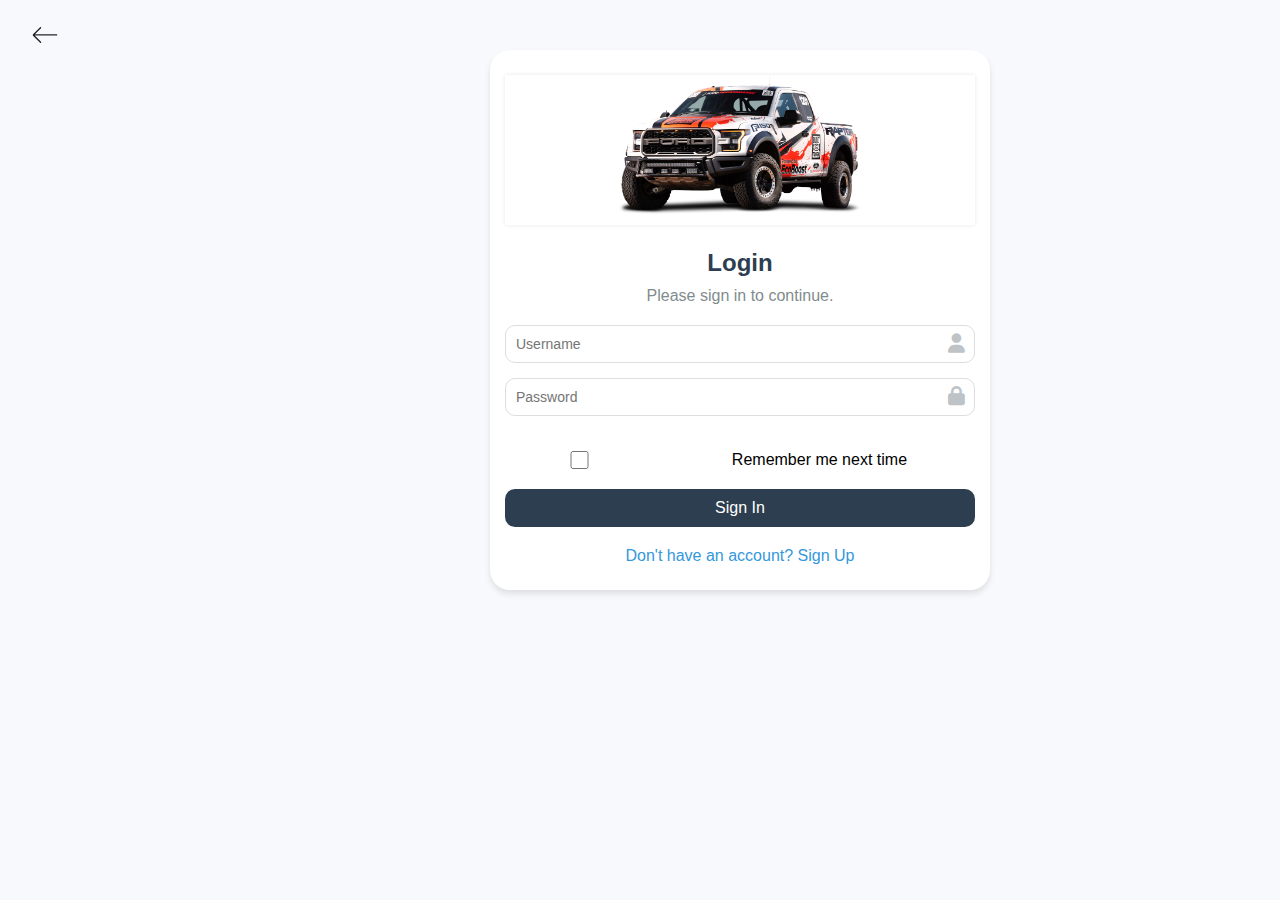
<file: account.html>
<!DOCTYPE html>
<html lang="en">
<head>
    <meta charset="UTF-8">
    <meta name="viewport" content="width=device-width, initial-scale=1.0">
    <title>prremuim car</title>
<link rel="stylesheet" href="./style.css">
<link rel="stylesheet" href="./fontawesome-free-6.5.2-web/css/all.min.css">
<link rel="stylesheet" href="./fontawesome-free-6.5.2-web/js/all.min.js">



</head>

<style>

@media screen and (min-width: 968px){


.card-signin{
width: 500px;


}

.card-signin img {
            width: 100%;
         box-shadow: 0 0 4px rgba(0, 0, 0, 0.1);
         object-fit: contain;
        }





}

</style>

<body>

    <div class="signin-con">
       <!-- previous btn -->
       <a href="./index.html"  class="previous_btn"  >

        <svg
        viewBox="0 -6.5 36 36"
        version="1.1"
        xmlns="http://www.w3.org/2000/svg"
        xmlns:xlink="http://www.w3.org/1999/xlink"
        fill="#000000"
      >
        <g id="SVGRepo_bgCarrier" stroke-width="0"></g>
        <g
          id="SVGRepo_tracerCarrier"
          stroke-linecap="round"
          stroke-linejoin="round"
        ></g>
        <g id="SVGRepo_iconCarrier">
          <title>left-arrow</title>
          <desc>Created with Sketch.</desc>
          <g
            id="icons"
            stroke="none"
            stroke-width="1"
            fill="none"
            fill-rule="evenodd"
          >
            <g
              id="ui-gambling-website-lined-icnos-casinoshunter"
              transform="translate(-342.000000, -159.000000)"
              fill="#252528"
              fill-rule="nonzero"
            >
              <g
                id="square-filled"
                transform="translate(50.000000, 120.000000)"
              >
                <path
                  d="M317.108012,39.2902857 L327.649804,49.7417043 L327.708994,49.7959169 C327.889141,49.9745543 327.986143,50.2044182 328,50.4382227 L328,50.5617773 C327.986143,50.7955818 327.889141,51.0254457 327.708994,51.2040831 L327.6571,51.2479803 L317.108012,61.7097143 C316.717694,62.0967619 316.084865,62.0967619 315.694547,61.7097143 C315.30423,61.3226668 315.30423,60.6951387 315.694547,60.3080911 L324.702666,51.3738496 L292.99947,51.3746291 C292.447478,51.3746291 292,50.9308997 292,50.3835318 C292,49.8361639 292.447478,49.3924345 292.99947,49.3924345 L324.46779,49.3916551 L315.694547,40.6919089 C315.30423,40.3048613 315.30423,39.6773332 315.694547,39.2902857 C316.084865,38.9032381 316.717694,38.9032381 317.108012,39.2902857 Z M327.115357,50.382693 L316.401279,61.0089027 L327.002151,50.5002046 L327.002252,50.4963719 L326.943142,50.442585 L326.882737,50.382693 L327.115357,50.382693 Z"
                  id="left-arrow"
                  transform="translate(310.000000, 50.500000) scale(-1, 1) translate(-310.000000, -50.500000) "
                ></path>
              </g>
            </g>
          </g>
        </g>
      </svg>
    
    </a>

        <div class="contain_signin">
            <div class="card-signin" id="login-card">
                <img alt="Illustration of a person using a mobile device with security icons" height="150" src="/img/Ford-4.png" width="300"/>
                <h2>Login</h2>
                <p>Please sign in to continue.</p>
                <form id="login-form">
                    <div class="input-group">
                        <input id="login-username" placeholder="Username" type="text"/>
                        <i class="fas fa-user"></i>
                    </div>
                    <div class="input-group">
                        <input id="login-password" placeholder="Password" type="password"/>
                        <i class="fas fa-lock toggle-password" onclick="togglePassword('login-password')"></i>
                    </div>
                    <div class="checkbox-group">
                        <input id="remember-me-login" type="checkbox"/>
                        <label for="remember-me-login">Remember me next time</label>
                    </div>
                    <button class="btn" type="submit">Sign In</button>
                </form>
                <a class="link" href="#" onclick="showRegister()">Don't have an account? Sign Up</a>
            </div>
            <div class="card-signin hidden" id="register-card">
                <!-- <img alt="Illustration of a person registering on a mobile device" height="150" src="https://storage.googleapis.com/a1aa/image/9CNYVtLAbx4JL9fcGw6CFlZEfhofiEe2oTlNtzB36uYWtrhQB.jpg" width="300"/> -->
                <h2>Register</h2>
                <p>Please register to login.</p>
                <form id="register-form">
                    <div class="input-group">
                        <input id="register-username" placeholder="Username" type="text"/>
                        <i class="fas fa-user"></i>
                    </div>
                    <div class="input-group">
                        <input id="register-mobile" placeholder="Mobile Number" type="text"/>
                        <i class="fas fa-phone"></i>
                    </div>
                    <div class="input-group">
                        <input id="register-password" placeholder="Password" type="password"/>
                        <i class="fas fa-lock toggle-password" onclick="togglePassword('register-password')"></i>
                    </div>
                    <div class="checkbox-group">
                        <input id="remember-me-register" type="checkbox"/>
                        <label for="remember-me-register">Remember me next time</label>
                    </div>
                    <button class="btn" type="submit">Sign Up</button>
                </form>
                <a class="link" href="#" onclick="showLogin()">Already have an account? Sign In</a>
            </div>
        </div>
        
        
        </div>
        











    <script src="./script.js"></script>
</body>
</html>
</file>
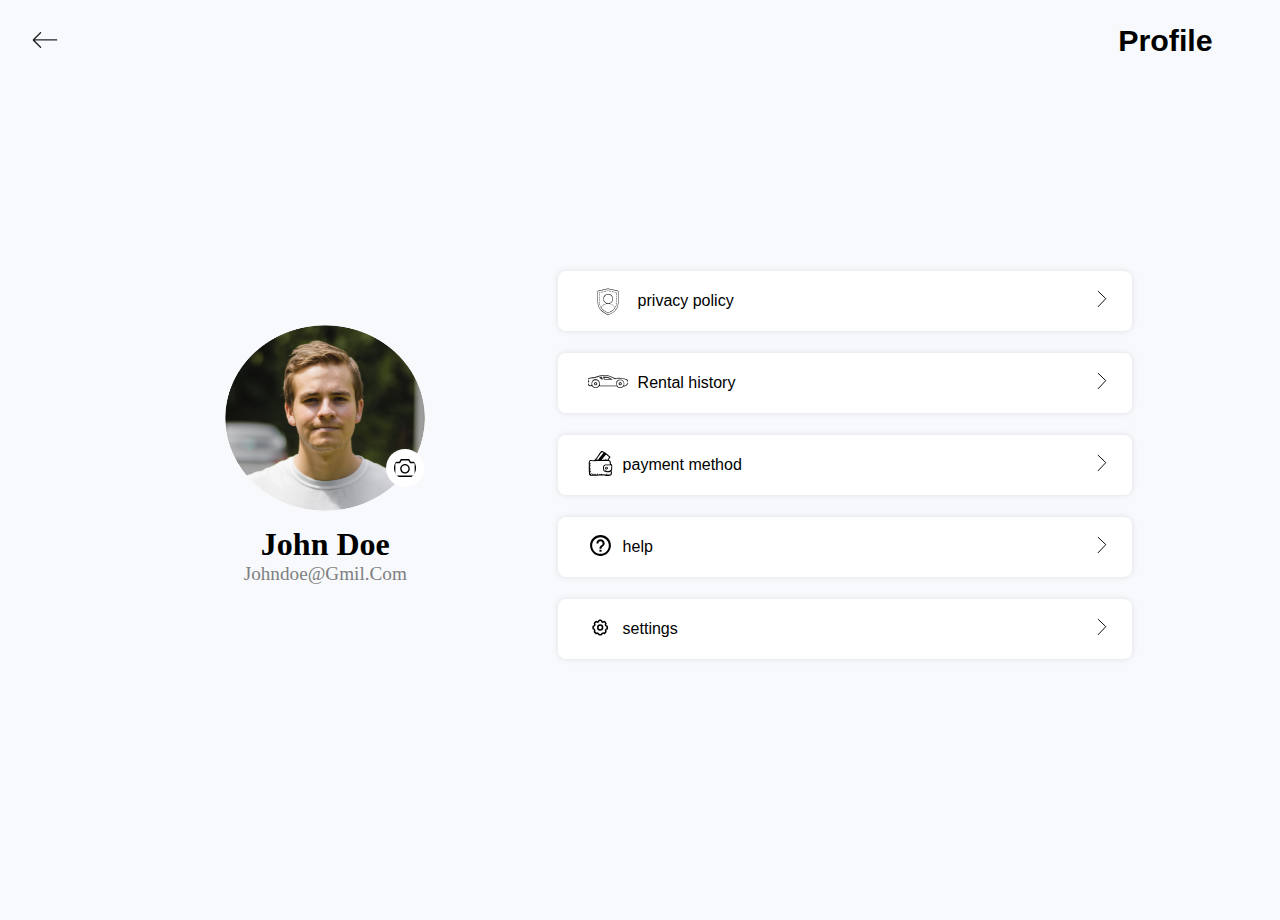
<file: profile.html>
<!DOCTYPE html>
<html lang="en">
  <head>
    <meta charset="UTF-8" />
    <meta name="viewport" content="width=device-width, initial-scale=1.0" />
    <title>Premium car profile</title>

<link rel="stylesheet" href="./style.css">

<link rel="stylesheet" href="./fontawesome-free-6.5.2-web/css/all.min.css">
<link rel="stylesheet" href="./fontawesome-free-6.5.2-web/js/all.min.js">
  </head>
  <style>





 
@media screen and (min-width: 768px) {

    .profile-content{
width: 660px;
margin: 0 auto;



}

.user img {
width: 130px;


}



.cam svg{
width: 38px;
position: absolute;
left: 62%;
top: 58%;
transform: translate(-50% , -50%);
background-color: #fff;
padding: 8px ;
border-radius: 50%;
}






    
}


@media screen and (min-width: 968px) {

.profile-content{
width: 80%;
margin: 0 auto;
display: flex;
flex-direction: row;justify-content: center;
align-items: center;
height: 100vh;
}

.profile-list{
    padding: 30px ;


}
.profile-header{
    width: 40%;
}
.profile-list-items{
width: 60%;

}
.previous_btn svg{
top: 40px;

}




.user img {
width: 200px;


}


.profile-header h2 {
position: absolute;
font-size: 1.9rem;
right: 20px;
    top: 5px;
    transform: translate(-50% , 50%);
    



}


.cam svg{
width: 38px;
position: absolute;
left: 90%;
top: 55%;
transform: translate(-50% , -50%);
background-color: #fff;
padding: 8px ;
border-radius: 50%;
}







}














</style>




  <body>
    <div class="profile-container">
      <div class="profile-content">
        <div class="profile-header">
          <h2>profile</h2>
      
        <div class="user">
          <img src="./img/profile.png" alt="" />

          <div class="user-name">
            <h3>John Doe</h3>
          </div>
          <div class="user-address">
            <p>johndoe@gmil.com</p>
          </div>
          <span class="cam">
            <svg
              fill="#000000"
              viewBox="0 0 32 32"
              version="1.1"
              xmlns="http://www.w3.org/2000/svg"
            >
              <g id="SVGRepo_bgCarrier" stroke-width="0"></g>
              <g
                id="SVGRepo_tracerCarrier"
                stroke-linecap="round"
                stroke-linejoin="round"
              ></g>
              <g id="SVGRepo_iconCarrier">
                <path
                  d="M29 7h-4.599l-2.401-4h-12l-2.4 4h-4.6c-1 0-3 1-3 2.969v16.031c0 1.657 1.5 3 2.792 3h26.271c1.313 0 2.938-1.406 2.938-2.968v-16.032c0-1-1-3-3-3zM30 26.032c0 0.395-0.639 0.947-0.937 0.969h-26.265c-0.232-0.019-0.797-0.47-0.797-1v-16.031c0-0.634 0.851-0.953 1-0.969h5.732l2.4-4h9.802l1.785 3.030 0.55 0.97h5.731c0.705 0 0.99 0.921 1 1v16.032zM16 10c-3.866 0-7 3.134-7 7s3.134 7 7 7 7-3.134 7-7-3.134-7-7-7zM16 22c-2.757 0-5-2.243-5-5s2.243-5 5-5 5 2.243 5 5-2.243 5-5 5z"
                ></path>
              </g>
            </svg>
          </span>
        </div>
    </div>
       <!-- previous btn -->
<a href="./index.html"  class="previous_btn"  >

    <svg
    viewBox="0 -6.5 36 36"
    version="1.1"
    xmlns="http://www.w3.org/2000/svg"
    xmlns:xlink="http://www.w3.org/1999/xlink"
    fill="#000000"
  >
    <g id="SVGRepo_bgCarrier" stroke-width="0"></g>
    <g
      id="SVGRepo_tracerCarrier"
      stroke-linecap="round"
      stroke-linejoin="round"
    ></g>
    <g id="SVGRepo_iconCarrier">
      <title>left-arrow</title>
      <desc>Created with Sketch.</desc>
      <g
        id="icons"
        stroke="none"
        stroke-width="1"
        fill="none"
        fill-rule="evenodd"
      >
        <g
          id="ui-gambling-website-lined-icnos-casinoshunter"
          transform="translate(-342.000000, -159.000000)"
          fill="#252528"
          fill-rule="nonzero"
        >
          <g
            id="square-filled"
            transform="translate(50.000000, 120.000000)"
          >
            <path
              d="M317.108012,39.2902857 L327.649804,49.7417043 L327.708994,49.7959169 C327.889141,49.9745543 327.986143,50.2044182 328,50.4382227 L328,50.5617773 C327.986143,50.7955818 327.889141,51.0254457 327.708994,51.2040831 L327.6571,51.2479803 L317.108012,61.7097143 C316.717694,62.0967619 316.084865,62.0967619 315.694547,61.7097143 C315.30423,61.3226668 315.30423,60.6951387 315.694547,60.3080911 L324.702666,51.3738496 L292.99947,51.3746291 C292.447478,51.3746291 292,50.9308997 292,50.3835318 C292,49.8361639 292.447478,49.3924345 292.99947,49.3924345 L324.46779,49.3916551 L315.694547,40.6919089 C315.30423,40.3048613 315.30423,39.6773332 315.694547,39.2902857 C316.084865,38.9032381 316.717694,38.9032381 317.108012,39.2902857 Z M327.115357,50.382693 L316.401279,61.0089027 L327.002151,50.5002046 L327.002252,50.4963719 L326.943142,50.442585 L326.882737,50.382693 L327.115357,50.382693 Z"
              id="left-arrow"
              transform="translate(310.000000, 50.500000) scale(-1, 1) translate(-310.000000, -50.500000) "
            ></path>
          </g>
        </g>
      </g>
    </g>
  </svg>

</a>
        <div class="profile-list-items">
          <ul class="profile-list">
            <li>
              <span>
                <svg
                  fill="#000000"
                  viewBox="0 0 96 96"
                  xmlns="http://www.w3.org/2000/svg"
                >
                  <g id="SVGRepo_bgCarrier" stroke-width="0"></g>
                  <g
                    id="SVGRepo_tracerCarrier"
                    stroke-linecap="round"
                    stroke-linejoin="round"
                  ></g>
                  <g id="SVGRepo_iconCarrier">
                    <title></title>
                    <g id="Privacy">
                      <path
                        d="M72.61,21.28l-24.5-5.77h-.22l-24.5,5.77a.49.49,0,0,0-.39.48V48A29.33,29.33,0,0,0,38.06,73.66l9.67,6.17a.45.45,0,0,0,.27.08.53.53,0,0,0,.24-.06l10.95-5.94,0,0A29.15,29.15,0,0,0,73,49V21.76A.49.49,0,0,0,72.61,21.28ZM72,49A28.18,28.18,0,0,1,58.7,73L48,78.83l-9.45-6A28.33,28.33,0,0,1,24,48V22.16l24-5.65,24,5.65Z"
                      ></path>
                      <path
                        d="M27.17,46.9a.5.5,0,0,0,.5-.5v-2a.5.5,0,0,0-.5-.5.51.51,0,0,0-.5.5v2A.5.5,0,0,0,27.17,46.9Z"
                      ></path>
                      <path
                        d="M27.17,42.9a.5.5,0,0,0,.5-.5v-2a.5.5,0,0,0-.5-.5.51.51,0,0,0-.5.5v2A.5.5,0,0,0,27.17,42.9Z"
                      ></path>
                      <path
                        d="M27.17,38.9a.5.5,0,0,0,.5-.5v-2a.5.5,0,0,0-.5-.5.51.51,0,0,0-.5.5v2A.5.5,0,0,0,27.17,38.9Z"
                      ></path>
                      <path
                        d="M27.34,50.9a.5.5,0,0,0,.45-.55c-.06-.65-.1-1.3-.11-2a.49.49,0,0,0-.51-.5.5.5,0,0,0-.49.51q0,1,.12,2a.49.49,0,0,0,.49.45Z"
                      ></path>
                      <path
                        d="M67.27,57.44a.5.5,0,0,0-.65.28c-.24.6-.51,1.2-.8,1.78a.5.5,0,0,0,.22.67.49.49,0,0,0,.23.06.48.48,0,0,0,.44-.28q.47-.91.84-1.86A.51.51,0,0,0,67.27,57.44Z"
                      ></path>
                      <path
                        d="M42,22.66h.12l1.94-.46a.5.5,0,1,0-.23-1l-1.94.46a.5.5,0,0,0,.11,1Z"
                      ></path>
                      <path
                        d="M28.49,54.2c-.17-.63-.31-1.27-.43-1.91a.5.5,0,0,0-1,.18c.12.66.27,1.33.45,2a.49.49,0,0,0,.48.37l.13,0A.5.5,0,0,0,28.49,54.2Z"
                      ></path>
                      <path
                        d="M29.81,57.88c-.27-.59-.52-1.2-.74-1.81a.49.49,0,0,0-.63-.3.51.51,0,0,0-.31.64c.23.63.49,1.27.77,1.89a.49.49,0,0,0,.45.29.41.41,0,0,0,.21-.05A.5.5,0,0,0,29.81,57.88Z"
                      ></path>
                      <path
                        d="M27.17,34.9a.5.5,0,0,0,.5-.5v-2a.5.5,0,0,0-.5-.5.51.51,0,0,0-.5.5v2A.5.5,0,0,0,27.17,34.9Z"
                      ></path>
                      <path
                        d="M34.23,24.5l.12,0L36.3,24a.5.5,0,0,0,.37-.6.5.5,0,0,0-.6-.37l-2,.46a.49.49,0,0,0-.37.6A.5.5,0,0,0,34.23,24.5Z"
                      ></path>
                      <path
                        d="M38.13,23.58h.11l1.95-.46a.5.5,0,0,0,.37-.6.5.5,0,0,0-.6-.38l-2,.46a.5.5,0,0,0,.12,1Z"
                      ></path>
                      <path
                        d="M68.83,28.62a.5.5,0,0,0,.5-.5v-2a.5.5,0,0,0-.5-.5.5.5,0,0,0-.5.5v2A.5.5,0,0,0,68.83,28.62Z"
                      ></path>
                      <path
                        d="M30.34,25.41h.12l1.94-.46a.5.5,0,1,0-.23-1l-1.94.45a.52.52,0,0,0-.38.61A.5.5,0,0,0,30.34,25.41Z"
                      ></path>
                      <path
                        d="M27.17,30.9a.5.5,0,0,0,.5-.5v-2a.5.5,0,0,0-.5-.5.51.51,0,0,0-.5.5v2A.5.5,0,0,0,27.17,30.9Z"
                      ></path>
                      <path
                        d="M27.17,26.9a.5.5,0,0,0,.5-.5v-.35l.84-.19a.51.51,0,0,0,.37-.61.5.5,0,0,0-.6-.37l-1.22.29a.49.49,0,0,0-.39.49v.74A.5.5,0,0,0,27.17,26.9Z"
                      ></path>
                      <path
                        d="M57.48,23.5l2,.46h.11a.5.5,0,0,0,.12-1l-1.95-.46a.49.49,0,0,0-.6.37A.5.5,0,0,0,57.48,23.5Z"
                      ></path>
                      <path
                        d="M61.37,24.42l2,.46h.12a.5.5,0,0,0,.48-.39.49.49,0,0,0-.37-.6l-1.95-.46a.51.51,0,0,0-.6.38A.51.51,0,0,0,61.37,24.42Z"
                      ></path>
                      <path
                        d="M65.27,25.33l2,.46h.11a.5.5,0,0,0,.11-1l-1.94-.46a.5.5,0,0,0-.23,1Z"
                      ></path>
                      <path
                        d="M53.59,22.58l1.94.46.12,0a.51.51,0,0,0,.49-.39.5.5,0,0,0-.38-.6l-1.94-.46a.5.5,0,0,0-.23,1Z"
                      ></path>
                      <path
                        d="M49.69,21.67l2,.46h.12a.5.5,0,0,0,.11-1l-1.95-.45a.49.49,0,0,0-.6.37A.5.5,0,0,0,49.69,21.67Z"
                      ></path>
                      <path
                        d="M47.75,20.3l-2,.46a.5.5,0,0,0,.11,1l.12,0L48,21.27a.5.5,0,1,0-.23-1Z"
                      ></path>
                      <path
                        d="M68.54,52.61h.06a.5.5,0,0,0,.5-.43c.09-.67.15-1.36.19-2a.51.51,0,0,0-.47-.53.49.49,0,0,0-.53.47c0,.65-.09,1.31-.18,2A.5.5,0,0,0,68.54,52.61Z"
                      ></path>
                      <path
                        d="M68.83,40.62a.5.5,0,0,0,.5-.5v-2a.5.5,0,0,0-.5-.5.5.5,0,0,0-.5.5v2A.5.5,0,0,0,68.83,40.62Z"
                      ></path>
                      <path
                        d="M68.83,44.62a.5.5,0,0,0,.5-.5v-2a.5.5,0,0,0-.5-.5.5.5,0,0,0-.5.5v2A.5.5,0,0,0,68.83,44.62Z"
                      ></path>
                      <path
                        d="M68.83,36.62a.5.5,0,0,0,.5-.5v-2a.5.5,0,0,0-.5-.5.5.5,0,0,0-.5.5v2A.5.5,0,0,0,68.83,36.62Z"
                      ></path>
                      <path
                        d="M67.27,55.87a.5.5,0,0,0,.33.62.39.39,0,0,0,.15,0,.5.5,0,0,0,.48-.35c.19-.65.37-1.31.51-2a.5.5,0,1,0-1-.22C67.63,54.61,67.46,55.25,67.27,55.87Z"
                      ></path>
                      <path
                        d="M68.83,48.62a.5.5,0,0,0,.5-.5v-2a.5.5,0,0,0-.5-.5.5.5,0,0,0-.5.5v2A.5.5,0,0,0,68.83,48.62Z"
                      ></path>
                      <path
                        d="M68.83,32.62a.5.5,0,0,0,.5-.5v-2a.5.5,0,0,0-.5-.5.5.5,0,0,0-.5.5v2A.5.5,0,0,0,68.83,32.62Z"
                      ></path>
                      <path
                        d="M37,40.5a11.53,11.53,0,0,0,7.6,10.81,20.08,20.08,0,0,0-13.49,9c-.14-.23-.29-.46-.42-.7a.5.5,0,0,0-.88.49c.27.49.57,1,.88,1.43h0c.07.1.12.2.19.3l.06.06c.34.51.7,1,1.08,1.48a.39.39,0,0,0,.06.11c.1.14.23.26.34.4s.25.29.37.43.4.49.62.72l.05,0c.43.47.89.91,1.35,1.34l0,.06c.15.14.32.27.48.41s.48.41.73.6.23.21.35.3l0,0c.52.4,1.05.78,1.6,1.14,0,0,0,0,0,0l.06,0c.45.28.9.55,1.36.81l3.3,2.11.36.23h0l4.56,2.91a.5.5,0,0,0,.51,0l2.25-1.23h0l1.75-1h0L54,72h0l1.76-1h0l1.76-1h0c.43-.27.85-.56,1.26-.85,0,0,0,0,0,0l.26-.2c.37-.27.72-.54,1.07-.83l.28-.22,0-.06c.48-.41,1-.84,1.4-1.28l.06,0c.17-.17.32-.35.49-.53s.43-.45.63-.68.18-.19.26-.29a.56.56,0,0,0,0-.08c.4-.48.79-1,1.15-1.47,0,0,0,0,.06-.05s.1-.16.16-.24c.28-.4.55-.81.81-1.22h0l.15-.23a.49.49,0,0,0-.17-.69A.48.48,0,0,0,65.3,61a20,20,0,0,0-13.22-9.57A11.5,11.5,0,1,0,37,40.5ZM64.57,61.69l-.39.58a23.82,23.82,0,0,1-1.89,2.45l-.64.69a23.87,23.87,0,0,1-2.08,1.94c-.36.3-.74.59-1.12.87s-.91.65-1.38.94l-4.59,2.49L51.8,72h0l-3.78,2-.93-.6h0L45.4,72.4h0l-1.68-1.07h0L42,70.25h0l-1.68-1.07h0L40,69q-.66-.37-1.29-.78a20.5,20.5,0,0,1-2-1.45L36,66.18a25.88,25.88,0,0,1-2.41-2.39l-.35-.41a25.19,25.19,0,0,1-1.58-2.11,19,19,0,0,1,32.87.42ZM48.5,30A10.5,10.5,0,1,1,38,40.5,10.51,10.51,0,0,1,48.5,30Z"
                      ></path>
                    </g>
                  </g>
                </svg>
              </span>
              <span> privacy policy </span>
            </li>
            <li>
              <span>
                <svg
                  viewBox="0 0 64 64"
                  xmlns="http://www.w3.org/2000/svg"
                  stroke-width="3"
                  stroke="#000000"
                  fill="none"
                >
                  <g id="SVGRepo_bgCarrier" stroke-width="0"></g>
                  <g
                    id="SVGRepo_tracerCarrier"
                    stroke-linecap="round"
                    stroke-linejoin="round"
                  ></g>
                  <g id="SVGRepo_iconCarrier">
                    <polyline
                      points="18.86 57.47 44.12 30.84 18.86 6.58"
                    ></polyline>
                  </g>
                </svg>
              </span>
            </li>
          </ul>

          <ul class="profile-list">
            <li>
              <span>
                <svg
                  fill="#ffffff"
                  width="131px"
                  height="131px"
                  viewBox="0 -43.92 122.88 122.88"
                  version="1.1"
                  id="Layer_1"
                  xmlns="http://www.w3.org/2000/svg"
                  xmlns:xlink="http://www.w3.org/1999/xlink"
                  style="enable-background: new 0 0 122.88 35.03"
                  xml:space="preserve"
                  stroke="#ffffff"
                  transform="matrix(-1, 0, 0, 1, 0, 0)"
                >
                  <g id="SVGRepo_bgCarrier" stroke-width="0"></g>
                  <g
                    id="SVGRepo_tracerCarrier"
                    stroke-linecap="round"
                    stroke-linejoin="round"
                    stroke="#000000"
                    stroke-width="5.65248"
                  >
                    <style type="text/css">
                      .st0 {
                        fill-rule: evenodd;
                        clip-rule: evenodd;
                      }
                    </style>
                    <g>
                      <path
                        class="st0"
                        d="M99.42,13.57c5.93,0,10.73,4.8,10.73,10.73c0,5.93-4.8,10.73-10.73,10.73s-10.73-4.8-10.73-10.73 C88.69,18.37,93.49,13.57,99.42,13.57L99.42,13.57z M79.05,5c-0.59,1.27-1.06,2.69-1.42,4.23c-0.82,2.57,0.39,3.11,3.19,2.06 c2.06-1.23,4.12-2.47,6.18-3.7c1.05-0.74,1.55-1.47,1.38-2.19c-0.34-1.42-3.08-2.16-5.33-2.6C80.19,2.23,80.39,2.11,79.05,5 L79.05,5z M23.86,19.31c2.75,0,4.99,2.23,4.99,4.99c0,2.75-2.23,4.99-4.99,4.99c-2.75,0-4.99-2.23-4.99-4.99 C18.87,21.54,21.1,19.31,23.86,19.31L23.86,19.31z M99.42,19.31c2.75,0,4.99,2.23,4.99,4.99c0,2.75-2.23,4.99-4.99,4.99 c-2.75,0-4.99-2.23-4.99-4.99C94.43,21.54,96.66,19.31,99.42,19.31L99.42,19.31z M46.14,12.5c2.77-2.97,5.97-4.9,9.67-6.76 c8.1-4.08,13.06-3.58,21.66-3.58l-2.89,7.5c-1.21,1.6-2.58,2.73-4.66,2.84H46.14L46.14,12.5z M23.86,13.57 c5.93,0,10.73,4.8,10.73,10.73c0,5.93-4.8,10.73-10.73,10.73s-10.73-4.8-10.73-10.73C13.13,18.37,17.93,13.57,23.86,13.57 L23.86,13.57z M40.82,10.3c3.52-2.19,7.35-4.15,11.59-5.82c12.91-5.09,22.78-6,36.32-1.9c4.08,1.55,8.16,3.1,12.24,4.06 c4.03,0.96,21.48,1.88,21.91,4.81l-4.31,5.15c1.57,1.36,2.85,3.03,3.32,5.64c-0.13,1.61-0.57,2.96-1.33,4.04 c-1.29,1.85-5.07,3.76-7.11,2.67c-0.65-0.35-1.02-1.05-1.01-2.24c0.06-23.9-28.79-21.18-26.62,2.82H35.48 C44.8,5.49,5.04,5.4,12.1,28.7C9.62,31.38,3.77,27.34,0,18.75c1.03-1.02,2.16-1.99,3.42-2.89c-0.06-0.05,0.06,0.19-0.15-0.17 c-0.21-0.36,0.51-1.87,1.99-2.74C13.02,8.4,31.73,8.52,40.82,10.3L40.82,10.3z"
                      ></path>
                    </g>
                  </g>
                  <g id="SVGRepo_iconCarrier">
                    <style type="text/css">
                      .st0 {
                        fill-rule: evenodd;
                        clip-rule: evenodd;
                      }
                    </style>
                    <g>
                      <path
                        class="st0"
                        d="M99.42,13.57c5.93,0,10.73,4.8,10.73,10.73c0,5.93-4.8,10.73-10.73,10.73s-10.73-4.8-10.73-10.73 C88.69,18.37,93.49,13.57,99.42,13.57L99.42,13.57z M79.05,5c-0.59,1.27-1.06,2.69-1.42,4.23c-0.82,2.57,0.39,3.11,3.19,2.06 c2.06-1.23,4.12-2.47,6.18-3.7c1.05-0.74,1.55-1.47,1.38-2.19c-0.34-1.42-3.08-2.16-5.33-2.6C80.19,2.23,80.39,2.11,79.05,5 L79.05,5z M23.86,19.31c2.75,0,4.99,2.23,4.99,4.99c0,2.75-2.23,4.99-4.99,4.99c-2.75,0-4.99-2.23-4.99-4.99 C18.87,21.54,21.1,19.31,23.86,19.31L23.86,19.31z M99.42,19.31c2.75,0,4.99,2.23,4.99,4.99c0,2.75-2.23,4.99-4.99,4.99 c-2.75,0-4.99-2.23-4.99-4.99C94.43,21.54,96.66,19.31,99.42,19.31L99.42,19.31z M46.14,12.5c2.77-2.97,5.97-4.9,9.67-6.76 c8.1-4.08,13.06-3.58,21.66-3.58l-2.89,7.5c-1.21,1.6-2.58,2.73-4.66,2.84H46.14L46.14,12.5z M23.86,13.57 c5.93,0,10.73,4.8,10.73,10.73c0,5.93-4.8,10.73-10.73,10.73s-10.73-4.8-10.73-10.73C13.13,18.37,17.93,13.57,23.86,13.57 L23.86,13.57z M40.82,10.3c3.52-2.19,7.35-4.15,11.59-5.82c12.91-5.09,22.78-6,36.32-1.9c4.08,1.55,8.16,3.1,12.24,4.06 c4.03,0.96,21.48,1.88,21.91,4.81l-4.31,5.15c1.57,1.36,2.85,3.03,3.32,5.64c-0.13,1.61-0.57,2.96-1.33,4.04 c-1.29,1.85-5.07,3.76-7.11,2.67c-0.65-0.35-1.02-1.05-1.01-2.24c0.06-23.9-28.79-21.18-26.62,2.82H35.48 C44.8,5.49,5.04,5.4,12.1,28.7C9.62,31.38,3.77,27.34,0,18.75c1.03-1.02,2.16-1.99,3.42-2.89c-0.06-0.05,0.06,0.19-0.15-0.17 c-0.21-0.36,0.51-1.87,1.99-2.74C13.02,8.4,31.73,8.52,40.82,10.3L40.82,10.3z"
                      ></path>
                    </g>
                  </g>
                </svg>
              </span>
              <span> Rental history </span>
            </li>
            <li>
              <span>
                <svg
                  viewBox="0 0 64 64"
                  xmlns="http://www.w3.org/2000/svg"
                  stroke-width="3"
                  stroke="#000000"
                  fill="none"
                >
                  <g id="SVGRepo_bgCarrier" stroke-width="0"></g>
                  <g
                    id="SVGRepo_tracerCarrier"
                    stroke-linecap="round"
                    stroke-linejoin="round"
                  ></g>
                  <g id="SVGRepo_iconCarrier">
                    <polyline
                      points="18.86 57.47 44.12 30.84 18.86 6.58"
                    ></polyline>
                  </g>
                </svg>
              </span>
            </li>
          </ul>

          <ul class="profile-list">
            <li>
              <span>
                <svg
                  fill="#000000"
                  height="115px"
                  width="115px"
                  version="1.1"
                  id="Capa_1"
                  xmlns="http://www.w3.org/2000/svg"
                  xmlns:xlink="http://www.w3.org/1999/xlink"
                  viewBox="0 0 75.376 75.376"
                  xml:space="preserve"
                >
                  <g id="SVGRepo_bgCarrier" stroke-width="0"></g>
                  <g
                    id="SVGRepo_tracerCarrier"
                    stroke-linecap="round"
                    stroke-linejoin="round"
                  ></g>
                  <g id="SVGRepo_iconCarrier">
                    <g>
                      <path
                        d="M56.206,47.937c-0.069-0.408-0.524-0.697-0.929-0.455c-0.819,0.488-1.726,0.609-2.531,1.232 c-0.977,0.754-1.364,2.299-1.304,3.465c0.12,2.316,2.21,3.65,4.347,3.748c2.482,0.113,4.63-1.885,4.614-4.361 C60.388,49.298,58.227,48.204,56.206,47.937z M57.919,51.855c-0.287,1.189-1.758,1.455-2.736,1.174 c-0.989-0.283-0.881-1.154-0.663-1.951c0.117-0.43,0.649-0.816,0.928-1.145c0.001-0.002,0.001-0.002,0.003-0.002 C56.575,50.042,58.244,50.505,57.919,51.855z"
                      ></path>
                      <path
                        d="M68.884,39.841c0.212-4.092,0.554-8.678-2.784-11.441c-1.114-0.922-2.526-1.232-3.954-1.357 c0.928-1.293,1.649-2.836,2.619-4.057c1.16-1.459,3.639-4.16,2.042-6.311c-0.646-0.869-1.858-1.016-2.562-1.859 c-1.362-1.631-3.108-2.865-4.687-4.248c-3.776-3.313-7.571-6.332-11.986-8.608c-2.482-1.279-5.606-3.082-8.167-1.031 c-3.254,2.607-5.295,6.592-7.631,10.059c-3.073,4.561-6.204,9.047-9.711,13.24c-0.817,0.981-1.923,2.178-2.956,3.479 c-1.15,0.074-2.309,0.117-3.482,0.082c-0.27-0.006-1.772,0.07-3.369,0.205c-2.271-0.701-4.893-0.891-6.726,0.027 c-4.837,2.422-3.072,11.467-3.112,15.523c-0.061,6.217-0.501,12.547,0.142,18.75c-0.054,0.109-0.112,0.217-0.162,0.328 c-0.229,0.523-0.013,0.988,0.356,1.192c0.063,0.465,0.113,0.93,0.19,1.392c0.121,0.73,0.221,1.461,0.324,2.18 c-0.358,0.654-0.636,1.344-0.73,2.129c-0.086,0.711,0.732,1.16,1.332,1.016c0.29,1.045,0.699,1.973,1.338,2.705 c-0.138,0.725,0.686,1.248,1.315,1.031c0.732,0.381,1.643,0.619,2.795,0.664c2.365,0.096,4.746-0.658,7.131-0.662 c4.178-0.008,8.355-0.016,12.532-0.021c0.856-0.002,1.716-0.014,2.58-0.031c0.254,0.117,0.557,0.123,0.836-0.02 c4.895-0.113,9.885-0.379,14.771-0.176c0.324,0.303,0.895,0.348,1.265,0.074c1.175,0.068,2.343,0.158,3.501,0.297 c4.832,0.584,13.352,2.34,17.698-0.998c3.668-2.816,2.514-9.275,1.479-13.154c-0.039-0.15-0.117-0.264-0.208-0.363 c1.08-1.467,1.831-3.33,2.123-5.672C73.313,51.917,74.079,37.241,68.884,39.841z M48.18,7.565c0.287-0.307,0.582-0.598,0.882-0.877 c0.111,0.068,0.223,0.137,0.333,0.205c-0.461,0.281-0.916,0.607-1.363,0.973C48.086,7.767,48.128,7.667,48.18,7.565z M52.375,12.972c0.74-0.881,1.512-1.701,2.033-2.666c2.917,2.242,5.628,4.775,7.77,7.342c0.435,0.521,1.139,0.826,1.686,1.149 c-0.255-0.15-1.619,1.82-1.782,2.016c-1.266,1.508-2.149,4.084-3.658,5.258c-0.296,0.23-0.465,0.529-0.539,0.848 c-0.494,0.002-0.992,0.014-1.486,0.02c0.11-0.117,0.226-0.232,0.334-0.352c0.481-0.531,0.793-1.279,0.488-1.963 c-0.123-0.273-0.539-0.232-0.674,0c-0.321,0.561-0.72,0.891-1.233,1.281c-0.391,0.295-0.781,0.643-1.016,1.068 c-0.719,0.017-1.437,0.035-2.153,0.051c0.002-0.017,0.01-0.035,0.01-0.053c0.479-0.525,0.941-1.072,1.405-1.607 c0.503-0.58,1.338-1.041,1.121-1.936l-0.018,0.016c-0.089-0.266-0.461-0.463-0.695-0.109c-0.133,0.205-0.688,0.367-0.899,0.504 c-0.347,0.225-0.655,0.488-0.966,0.758c-0.643,0.557-1.317,1.09-1.902,1.707c-0.23,0.242-0.29,0.51-0.257,0.756 c-0.266,0.004-0.531,0.008-0.796,0.01c-0.462,0-0.924-0.004-1.386-0.006c0.457-0.799,0.907-1.602,1.67-2.186 c0.56-0.428,0.056-1.383-0.569-0.975c-0.7,0.459-1.259,1.043-1.771,1.701c-0.354,0.453-0.735,0.943-1.062,1.455 c-1.511-0.012-3.02-0.023-4.531-0.039c1.829-2.109,3.417-4.502,5.021-6.68C48.388,17.808,50.355,15.378,52.375,12.972z M30.739,18.349c1.754-2.727,3.751-5.291,5.541-7.994c2.118-3.197,4.151-7.832,8.546-5.883c0.785,0.348,1.581,0.742,2.382,1.166 c-2.475,1.859-4.624,5.322-6.109,7.322c-0.02,0.027-0.04,0.055-0.062,0.08c-3.877,4.564-7.703,9.178-11.309,13.99 c-0.329,0.006-0.658,0.021-0.986,0.031c0.387-0.547,0.933-1.006,1.351-1.529c0.261-0.324-0.096-0.934-0.488-0.631 c-0.532,0.408-1.108,0.74-1.587,1.215c-0.199,0.197-0.545,0.59-0.741,0.99c-0.271,0.012-0.544,0.016-0.814,0.027 c-0.161,0.006-0.318,0.019-0.477,0.027c0.854-0.916,1.565-1.959,2.522-2.783c0.526-0.453-0.145-1.24-0.716-0.928 c-1.34,0.729-2.252,1.859-3.272,2.955c-0.226,0.244-0.266,0.586-0.16,0.863c-0.447,0.037-0.894,0.072-1.338,0.113 C25.678,24.374,28.688,21.54,30.739,18.349z M66.763,70.946c-0.269,0.08-0.542,0.135-0.814,0.201 c0.057-0.25,0.076-0.506,0.042-0.773c-0.069-0.527-0.857-0.742-1.003-0.135c-0.111,0.467-0.477,0.895-0.865,1.264 c-1.211,0.172-2.434,0.248-3.665,0.242c0.499-0.664,0.86-1.402,0.832-2.23c-0.019-0.578-0.967-0.764-1.056-0.143 c-0.138,0.965-1.033,1.668-1.85,2.309c-0.872-0.055-1.744-0.129-2.613-0.221c0.313-0.275,0.524-0.736,0.82-1.029 c0.42-0.414,0.88-0.781,1.293-1.205c0.729-0.75-0.37-1.828-1.141-1.141c-0.442,0.396-0.917,0.748-1.38,1.119 c-0.299,0.238-0.572,0.771-0.883,0.941c-0.411,0.225-0.852,0.6-1.241,1.029c-0.437-0.053-0.872-0.104-1.304-0.154 c-0.57-0.066-1.145-0.111-1.717-0.166c0.024-0.209,0.031-0.426-0.007-0.654c-0.109-0.676-1.098-0.58-1.269,0 c-0.053,0.178-0.157,0.35-0.275,0.52c-0.868-0.064-1.741-0.119-2.616-0.162c0.143-0.229,0.298-0.449,0.468-0.662 c0.434-0.545-0.217-1.195-0.761-0.762c-0.393,0.316-0.76,0.645-1.093,1.023c-0.084,0.1-0.166,0.201-0.244,0.305 c-0.013,0.016-0.018,0.021-0.028,0.033c-1.189-0.037-2.38-0.064-3.576-0.072c0.242-0.334,0.482-0.668,0.71-1.019 c0.341-0.527-0.335-1.205-0.863-0.863c-0.774,0.502-1.63,1.113-2.211,1.885c-1.148,0.01-2.297,0.023-3.446,0.047 c0.009-0.01,0.013-0.023,0.024-0.033c0.604-0.664-0.381-1.654-0.988-0.988c-0.215,0.236-0.361,0.49-0.527,0.758 c-0.055,0.086-0.108,0.189-0.163,0.299c-1.375,0.031-2.748,0.072-4.119,0.109c0.062-0.158,0.123-0.313,0.186-0.455 c0.308-0.701,0.815-1.484,1.262-2.107c0.355-0.498-0.391-0.979-0.803-0.619c-0.62,0.543-1.281,1.293-1.684,2.01 c-0.217,0.385-0.488,0.793-0.708,1.215c-1.339,0.037-2.678,0.072-4.006,0.094c0.202-0.34,0.371-0.693,0.453-1.08 c0.12-0.563-0.552-1.012-0.987-0.576c-0.592,0.594-1.245,1.088-1.778,1.682c-0.505,0.004-1.009,0.008-1.511,0.006 c-0.227,0-0.67,0.031-1.236,0.078c0.108-0.127,0.221-0.252,0.331-0.377c0.452-0.523,0.876-1.104,0.824-1.83 c-0.037-0.541-0.894-0.734-1.003-0.135c-0.118,0.66-0.919,0.994-1.403,1.369c-0.364,0.283-0.713,0.695-0.928,1.154 c-0.707,0.057-1.463,0.113-2.233,0.158c0.234-0.395,0.447-0.805,0.63-1.242c0.078-0.186,0.581-0.504,0.765-0.684 c0.262-0.256,0.417-0.689,0.372-1.051c-0.064-0.523-0.772-0.846-1.076-0.291c-0.107,0.195-0.543,0.381-0.729,0.5 c-0.273,0.174-0.625,0.367-0.796,0.652c-0.468,0.781-0.908,1.541-1.531,2.207c-1.066,0.014-2.045-0.02-2.792-0.139 c0.331-0.533,0.67-1.063,1.059-1.555c0.678-0.859,1.527-1.936,1.407-3.094c-0.05-0.48-0.64-0.551-0.818-0.111 c-0.21,0.518-0.869,0.949-1.252,1.346c-0.512,0.531-1.005,1.1-1.469,1.676c-0.167,0.207-0.33,0.42-0.493,0.631 c-0.419-1.211-0.724-2.516-0.942-3.865c0.269-0.426,0.524-0.84,0.727-1.229c0.548-1.047,1.048-2.137,1.776-3.08 c0.429-0.555,0.783-0.953,0.93-1.648c0.168-0.791-0.909-1.064-1.191-0.33c-0.322,0.838-1.337,1.332-1.85,2.057 c-0.267,0.379-0.515,0.771-0.758,1.17c-0.068-0.838-0.114-1.676-0.146-2.506c0.201-0.344,0.39-0.688,0.559-1.037 c0.365-0.756,0.803-1.465,1.14-2.236c0.25-0.574,0.408-1.26,0.744-1.787c0.268-0.418-0.386-0.938-0.696-0.537 c-0.662,0.855-1.212,1.84-1.817,2.77c-0.006-0.57-0.008-1.131-0.011-1.672c-0.002-0.424-0.004-0.848-0.005-1.272 c0.211-0.32,0.437-0.633,0.697-0.935c0.874-1.018,1.332-2.35,2.211-3.4c0.384-0.461-0.214-1.084-0.665-0.666 c-0.871,0.809-1.542,1.754-2.254,2.678c-0.006-1.25-0.022-2.498-0.033-3.748c0.4-0.646,0.771-1.31,1.179-1.873 c0.235-0.322-0.244-0.592-0.506-0.391c-0.243,0.188-0.47,0.389-0.688,0.594C5.68,46.7,5.68,46.3,5.674,45.897 c1.249-1.146,1.926-2.652,3.063-3.9c0.514-0.563-0.273-1.35-0.836-0.836c-0.875,0.803-1.46,1.682-2.22,2.568 c-0.016,0.02-0.034,0.033-0.05,0.051c-0.021-1.092-0.035-2.184-0.067-3.275c-0.005-0.182-0.017-0.367-0.025-0.551 c0.02-0.008,0.044-0.012,0.063-0.023c0.428-0.283,1.008-0.787,1.225-1.322c0.665-0.469,1.156-1.143,1.872-1.537 c0.85-0.467,0.093-1.76-0.759-1.299c-0.416,0.227-0.771,0.527-1.109,0.856c-0.164,0.158-0.324,0.32-0.491,0.475 c-0.214,0.199-0.505,0.299-0.708,0.5c-0.129,0.129-0.128,0.299-0.218,0.418c-0.138-1.918-0.239-3.865,0.298-5.689 c0.259-0.879,0.85-1.51,1.61-1.939c0.046,0.01,0.089,0.025,0.137,0.029c9.755,1.072,19.82-0.123,29.679-0.168 c0.285,0.104,0.604,0.117,0.9,0c0.487,0.002,0.975,0.002,1.462,0.01c5.858,0.098,11.737,0.131,17.596,0.033 c2.885-0.049,7.247-0.826,8.329,2.766c0.681,2.258,0.21,5.305,0.165,7.777c-4.262-0.5-8.772-0.484-13.005-0.244 c-3.131,0.176-5.113,1.725-6.271,4.512c-1.884,4.541-0.898,8.555-0.109,13.213c0.684,4.033,4.685,4.564,7.892,5.307 c5.375,1.244,11.098,1.07,14.854-1.775c-0.287,1.674-0.347,3.33-0.354,5.086C68.591,68.86,68.969,70.286,66.763,70.946z M69.905,53.11c-0.021,3.066-1.138,5.037-2.854,6.26c0.324-0.553,0.647-1.107,0.983-1.652c0.239-0.387-0.248-0.912-0.644-0.643 c-0.867,0.594-1.492,1.469-2.104,2.313c-0.287,0.398-0.563,0.801-0.852,1.199c-0.567,0.162-1.159,0.285-1.772,0.369 c0.149-0.125,0.293-0.258,0.432-0.391c0.511-0.482,1.033-1.014,1.365-1.637c0.165-0.307-0.188-0.565-0.43-0.42 c0-0.002,0.001-0.006,0.001-0.008c-0.465,0.248-0.86,0.588-1.293,0.889c-0.415,0.289-1.066,0.783-1.557,0.842 c-0.487,0.059-0.701,0.508-0.641,0.879c-0.735,0.01-1.481-0.016-2.222-0.074c0.337-0.385,0.645-0.793,0.951-1.168 c0.273-0.338-0.138-0.748-0.476-0.475c-0.432,0.352-0.862,0.697-1.314,1.023c-0.228,0.164-0.465,0.311-0.699,0.457 c-0.142-0.018-0.275-0.043-0.415-0.064c0.448-0.453,0.852-0.924,1.214-1.453c0.176-0.256-0.168-0.588-0.421-0.422 c-0.772,0.5-1.715,0.98-2.503,1.59c-0.417-0.078-0.833-0.158-1.227-0.246c-0.075-0.018-0.151-0.031-0.227-0.047 c0.299-0.336,0.623-0.65,0.984-0.928c0.516-0.393,0.246-1.359-0.476-1.129c-0.874,0.281-1.707,0.887-2.25,1.666 c-0.719-0.23-1.371-0.609-1.847-1.416c0.036,0.061-0.952-4.26-1.18-4.998c-0.727-2.361-0.272-7.611,2.111-9.316 c2.056-1.471,6.527-0.646,8.915-0.691c2.406-0.045,4.777-0.063,7.158-0.377c0.576,0.199,1.261,0.086,1.711-0.334 C71.846,44.378,69.927,49.812,69.905,53.11z"
                      ></path>
                    </g>
                  </g>
                </svg>
              </span>
              <span> payment method </span>
            </li>
            <li>
              <span>
                <svg
                  viewBox="0 0 64 64"
                  xmlns="http://www.w3.org/2000/svg"
                  stroke-width="3"
                  stroke="#000000"
                  fill="none"
                >
                  <g id="SVGRepo_bgCarrier" stroke-width="0"></g>
                  <g
                    id="SVGRepo_tracerCarrier"
                    stroke-linecap="round"
                    stroke-linejoin="round"
                  ></g>
                  <g id="SVGRepo_iconCarrier">
                    <polyline
                      points="18.86 57.47 44.12 30.84 18.86 6.58"
                    ></polyline>
                  </g>
                </svg>
              </span>
            </li>
          </ul>

          <ul class="profile-list">
            <li>
              <span>
                <svg
                  xmlns="http://www.w3.org/2000/svg"
                  fill="#000000"
                  viewBox="0 0 24 24"
                >
                  <g id="SVGRepo_bgCarrier" stroke-width="0"></g>
                  <g
                    id="SVGRepo_tracerCarrier"
                    stroke-linecap="round"
                    stroke-linejoin="round"
                  ></g>
                  <g id="SVGRepo_iconCarrier">
                    <path
                      d="M11 18h2v-2h-2v2zm1-16C6.48 2 2 6.48 2 12s4.48 10 10 10 10-4.48 10-10S17.52 2 12 2zm0 18c-4.41 0-8-3.59-8-8s3.59-8 8-8 8 3.59 8 8-3.59 8-8 8zm0-14c-2.21 0-4 1.79-4 4h2c0-1.1.9-2 2-2s2 .9 2 2c0 2-3 1.75-3 5h2c0-2.25 3-2.5 3-5 0-2.21-1.79-4-4-4z"
                    ></path>
                  </g>
                </svg>
              </span>
              <span> help </span>
            </li>
            <li>
              <span>
                <svg
                  viewBox="0 0 64 64"
                  xmlns="http://www.w3.org/2000/svg"
                  stroke-width="3"
                  stroke="#000000"
                  fill="none"
                >
                  <g id="SVGRepo_bgCarrier" stroke-width="0"></g>
                  <g
                    id="SVGRepo_tracerCarrier"
                    stroke-linecap="round"
                    stroke-linejoin="round"
                  ></g>
                  <g id="SVGRepo_iconCarrier">
                    <polyline
                      points="18.86 57.47 44.12 30.84 18.86 6.58"
                    ></polyline>
                  </g>
                </svg>
              </span>
            </li>
          </ul>

          <ul class="profile-list">
            <li>
              <span>
                <svg
                  viewBox="0 0 24 24"
                  fill="none"
                  xmlns="http://www.w3.org/2000/svg"
                >
                  <g id="SVGRepo_bgCarrier" stroke-width="0"></g>
                  <g
                    id="SVGRepo_tracerCarrier"
                    stroke-linecap="round"
                    stroke-linejoin="round"
                  ></g>
                  <g id="SVGRepo_iconCarrier">
                    <path
                      fill-rule="evenodd"
                      clip-rule="evenodd"
                      d="M11.0175 19C10.6601 19 10.3552 18.7347 10.297 18.373C10.2434 18.0804 10.038 17.8413 9.76171 17.75C9.53658 17.6707 9.31645 17.5772 9.10261 17.47C8.84815 17.3365 8.54289 17.3565 8.30701 17.522C8.02156 17.7325 7.62943 17.6999 7.38076 17.445L6.41356 16.453C6.15326 16.186 6.11944 15.7651 6.33361 15.458C6.49878 15.2105 6.52257 14.8914 6.39601 14.621C6.31262 14.4332 6.23906 14.2409 6.17566 14.045C6.08485 13.7363 5.8342 13.5051 5.52533 13.445C5.15287 13.384 4.8779 13.0559 4.87501 12.669V11.428C4.87303 10.9821 5.18705 10.6007 5.61601 10.528C5.94143 10.4645 6.21316 10.2359 6.33751 9.921C6.37456 9.83233 6.41356 9.74433 6.45451 9.657C6.61989 9.33044 6.59705 8.93711 6.39503 8.633C6.1424 8.27288 6.18119 7.77809 6.48668 7.464L7.19746 6.735C7.54802 6.37532 8.1009 6.32877 8.50396 6.625L8.52638 6.641C8.82735 6.84876 9.21033 6.88639 9.54428 6.741C9.90155 6.60911 10.1649 6.29424 10.2375 5.912L10.2473 5.878C10.3275 5.37197 10.7536 5.00021 11.2535 5H12.1115C12.6248 4.99976 13.0629 5.38057 13.1469 5.9L13.1625 5.97C13.2314 6.33617 13.4811 6.63922 13.8216 6.77C14.1498 6.91447 14.5272 6.87674 14.822 6.67L14.8707 6.634C15.2842 6.32834 15.8528 6.37535 16.2133 6.745L16.8675 7.417C17.1954 7.75516 17.2366 8.28693 16.965 8.674C16.7522 8.99752 16.7251 9.41325 16.8938 9.763L16.9358 9.863C17.0724 10.2045 17.3681 10.452 17.7216 10.521C18.1837 10.5983 18.5235 11.0069 18.525 11.487V12.6C18.5249 13.0234 18.2263 13.3846 17.8191 13.454C17.4842 13.5199 17.2114 13.7686 17.1083 14.102C17.0628 14.2353 17.0121 14.3687 16.9562 14.502C16.8261 14.795 16.855 15.1364 17.0323 15.402C17.2662 15.7358 17.2299 16.1943 16.9465 16.485L16.0388 17.417C15.7792 17.6832 15.3698 17.7175 15.0716 17.498C14.8226 17.3235 14.5001 17.3043 14.2331 17.448C14.0428 17.5447 13.8475 17.6305 13.6481 17.705C13.3692 17.8037 13.1636 18.0485 13.1099 18.346C13.053 18.7203 12.7401 18.9972 12.3708 19H11.0175Z"
                      stroke="#000000"
                      stroke-width="1.5"
                      stroke-linecap="round"
                      stroke-linejoin="round"
                    ></path>
                    <path
                      fill-rule="evenodd"
                      clip-rule="evenodd"
                      d="M13.9747 12C13.9747 13.2885 12.9563 14.333 11.7 14.333C10.4437 14.333 9.42533 13.2885 9.42533 12C9.42533 10.7115 10.4437 9.66699 11.7 9.66699C12.9563 9.66699 13.9747 10.7115 13.9747 12Z"
                      stroke="#000000"
                      stroke-width="1.5"
                      stroke-linecap="round"
                      stroke-linejoin="round"
                    ></path>
                  </g>
                </svg>
              </span>
              <span> settings </span>
            </li>
            <li>
              <span>
                <svg
                  viewBox="0 0 64 64"
                  xmlns="http://www.w3.org/2000/svg"
                  stroke-width="3"
                  stroke="#000000"
                  fill="none"
                >
                  <g id="SVGRepo_bgCarrier" stroke-width="0"></g>
                  <g
                    id="SVGRepo_tracerCarrier"
                    stroke-linecap="round"
                    stroke-linejoin="round"
                  ></g>
                  <g id="SVGRepo_iconCarrier">
                    <polyline
                      points="18.86 57.47 44.12 30.84 18.86 6.58"
                    ></polyline>
                  </g>
                </svg>
              </span>
            </li>
          </ul>
        </div>
      </div>
    </div>
  </body>
</html>
</file>
<file: style.css>
*{

    margin: 0;
    padding: 0;
    box-sizing: border-box;
    font-family: 'Poppins', sans-serif;


}
.container_one {
width: 100%;
    background-color: #f7f9fc;
   
}



.container-two{
    width: 100%;
        background-color: #f7f9fc;
   
    }


.getstartedcon_1 {
      width: 100%;
background-color: #313131;

position: relative;
height: 60vh;
overflow: hidden;
    }

.getstartedcon_1 img{
display: flex;
justify-self: center;
width: 850px;

position: absolute;

left: -300px;
top: 5px;
animation: slideInImage 1.5s ease-out forwards; 
}


.getstartedcon_1 h1{
    width: 350px;
    position: absolute;
    top: 10%;
    right: 5%;
    font-size: 1.6rem;
    color: white;
    font-family: "Source Sans 3", serif;
    text-align: right;
    font-weight: 600;
    text-transform: uppercase;
    letter-spacing: 2px;
    line-height: 1.5;
    animation: slideInText 1.5s ease-out forwards; 
}


@keyframes slideInImage {
    0% {
        left: -3000px; 
        opacity: 0; 
    }
    100% {
        left: -300px; 
        opacity: 1; 
    }

}

@keyframes slideInText {
    0% {
        right: -350px; 
        opacity: 0; 
    }
    100% {
        right: 5%; 
        
        opacity: 1; 
    }
}






.tab_bg {
display: none !important;


}

.dsk_bg {
    display: none !important;
}


.getstartedcon_2 {
display: flex;
flex-direction: column;
gap: 40px;
overflow: hidden;
justify-content: center;
align-items: center;
    width: 100%;
    height: 40vh;
    background-color: #fff;
    position: relative;
 
}



.getstartedcon_2 p{
    font-size: 1.2rem;
    font-weight: 400;
    color: #313131;
    text-align: center;
 padding:0 20px;
 animation: showText 1.5s ease-out forwards; 
 transform: scale(0.5);


}

.getstartedcon_2 button{
    background-color: #000000;
    width: 80%;
padding: 15px;
text-transform: capitalize;
color: #fff;
border: none;
border-radius: 30px;
font-weight: bold;
font-size: 0.9rem;
animation: showText 1.5s ease-out forwards; 
transform: scale(0.5);
}

.getstartedcon_2 button:hover{

    background-color: #fff;
    color: #000000;
    border: 1px solid #000000;
    cursor: pointer;
    transition: 0.5s ease-in-out;
    transform: scale(1.1);



}
 .getstarted{
width: 100%;
display: block;
position: fixed;
z-index: 11111;
 }


 @keyframes showText {
    0% {
       transform: scale(0.5);
        opacity: 0; 
    }
    100% {
        transform: scale(1);
        opacity: 1; 
    }



    
}
.loader-container {
    width: 100%;
    display: none;
    justify-content: center;
    align-items: center;
    height: 100vh; /* Full viewport height */
    position: absolute;
    z-index: 1111111;
    top: 0;
    left: 50%;
    transform: translateX(-50%);
    background-color: rgba(0, 0, 0, 0.5); /* Semi-transparent black background */
  }

  
  /* Styling for each dot */
  .dot {
    width: 15px;
    height: 15px;
    margin: 0 5px;
    background-color: #fbfdff; /* Blue color */
    border-radius: 50%;
    animation: bounce 1.5s infinite ease-in-out;
  }
  
  /* Delay for each dot's animation to create the "bouncing" effect */
  .dot:nth-child(1) {
    animation-delay: 0s;
  }
  
  .dot:nth-child(2) {
    animation-delay: 0.3s;
  }
  
  .dot:nth-child(3) {
    animation-delay: 0.6s;
  }
  
  /* Bounce animation for dots */
  @keyframes bounce {
    0%, 100% {
      transform: translateY(0); /* Original position */
    }
    50% {
      transform: translateY(-20px); /* Move upwards */
    }
  }
  
  .filter_con{
    width: 80%;
    margin: 0 auto; 
position: relative;
  }


.filters{
height: 100px;
width: 80%;
background-color: #fff !important;
z-index: 99;
margin: 0 auto;
position: fixed;
box-shadow: 0 0 6px rgba(0, 0, 0, 0.1);
opacity:0 ;
display: none;
top: 40%;
transition: all .1s ease-in;


}

.animate {
    animation: showfilt 1s ease-in-out forwards;
    display: block;
}



@keyframes showfilt {
0%{
opacity: 0;
transform: translateY(-300px);

}

100%{
    transform: translateY(-150px);
    opacity: 1;
}

    
}












.range-container {
    width: 90%;
    height: 100px;
    margin: 0 auto;
padding-top: 20px ;


  }

  .range-container h2 {
padding: 20px 0;
text-align: center;

  }





.filter-text{
    background-color: #fff;
   padding: 40px 0 20px 0 ;
text-align: center;
box-shadow: 0 0 6px rgba(0, 0, 0, 0.1);

}


.filter-text button {
margin: 15px 0 5px 0;
padding: 10px 30px ;
font-weight: bold;
font-size: 16px ;
color: #fff;
background-color: #000000;
border: none;
outline: none;
cursor: pointer;

}











#minPrice[type="range"] {
height: 20px;
width: 90%;
appearance: none;
background-color: #e7e7e7;
position: absolute;

}

#minPrice[type="range"]::-webkit-slider-thumb {

appearance: none;

position: relative;
z-index: 2;
width: 20px;
height: 20px;
background: #010201;
border-radius: 50%;
top: 50%;


}










#maxPrice[type="range"] {
    height: 20px;
    width: 90%;
    appearance: none;
    background-color: #e7e7e7;
    position: absolute;
    
    }
    
    #maxPrice[type="range"]::-webkit-slider-thumb {
    
    appearance: none;
    
    position: relative;
    z-index: 2;
    width: 20px;
    height: 20px;
    background: #010201;
    border-radius: 50%;
    top: 50%;
    
    
    
    
    
    }
    



.header{
    width: 90%;
display: flex;
justify-content: space-between;
align-items: center;
margin: 0 auto;
padding: 20px 10px;

}
.header ul{
    display: flex;
    justify-content: center;
    align-items: center;
    gap: 30px;
    list-style: none;
    
    }



.profile img{ 
    width: 50px;
    border-radius: 50%;
    
    }
    
.brand{

    font-size: 1.1rem;
    font-weight: 600;
    color: #333333;
    text-transform: uppercase;
    letter-spacing: 1px;
    font-family: 'Poppins', sans-serif;
 
}

.search_bar{
display: flex;
align-items: center;
width: 90%;
background-color: #fff;
margin: 0 auto;
border-radius: 5px ;
position: relative;
}

.search_bar input{
    width: 90%;
    height: 45px;
    border: none;
    outline: none;
    padding: 0 20px;
    font-size: 1rem;
    font-family: 'Poppins', sans-serif;
    color: #333333;
    background-color:transparent;

}



.filter svg{
    width: 30px;
    padding: 4px;
    background: black;
    color: white;
    border-radius: 5px;
position: absolute;
right: 11px;
top: 50%;
transform: translateY(-50%);
cursor: pointer;


    }

.cancel-icon .fa{
  padding: 5px 6px;
  background: black;
  color: white;
  border-radius: 5px;
cursor: pointer;
font-size: 1.3em;




  }

.cancel-icon{
  position: absolute;
  right: 10px;
  top: 30%;
  transform: translate(-50%,-50%);




}







.logos  {
    border-radius: 50%;
border: none;
padding: 0 15px;
cursor: grab;
background: transparent;
}

.logos img {
object-fit: contain;
padding: 10px ;
border-radius: 50%;
background-color: #000000;
border-color: #fff;

}


.logo_tab {
    width:100% ;
display: flex;
justify-content: space-around;
align-items: center;
padding: 20px 10px ;
overflow: auto;
scrollbar-width: none;

}
.logos:active{
cursor: grabbing;



}

.car-header{
text-transform: capitalize;
display: flex;
justify-content: space-between;
align-items: center;
padding: 20px 25px;
}

.car-header h2 {
font-size:1.6rem;
font-family: 'Poppins', sans-serif; 
}











.cars{
    width: 100%;
display: grid;
grid-template-columns: repeat(10, minmax(250px, 1fr));
gap: 20px;
align-items: center;

overflow: auto;
scrollbar-width: none;
padding: 0 10px;
}
    .carsview {
      width: 100%;
      display: grid;
      grid-template-columns: repeat(2, minmax(120px, 1fr));
      align-items: center;
      overflow: auto;
      scrollbar-width: none;
      padding: 0 10px ;
  


    }

.car {
width: 100%;
background: #fff;
border-radius: 10px;
padding: 10px ;
padding-bottom: 20px;
box-shadow: 0 0 10px rgba(0, 0, 0, 0.1);
cursor: pointer;
margin: 20px;
transition: all 0.3s ease-in-out;
}

.car:hover {
box-shadow: 0 0 10px rgba(0, 0, 0, 0.2);
}

.car
 img {
    width: 100%;
    object-fit: cover;
    height: 110px;
    }
    
.carinfo svg{
width: 16px;


}

.carinfo{
display: flex;
justify-content: space-between;
padding:0 20px ;
}
.carinfo p {
font-weight: bold;


}

.promo h2{
text-transform: capitalize;
   font-family: 'Poppins', sans-serif; 
padding: 40px  0 0 25px;
}


.promo__item{
padding: 40px 20px ;
padding-bottom: 120px;

}


.promo__single-item{
width: 100%;
max-width: 500px;
margin: 0 auto;
padding:0px 20px 20px 20px;
border-radius: 10px;
box-shadow: 0 0 5px rgba(0, 0, 0, 0.1);
cursor: pointer;
transition: all 0.3s ease-in-out;
background: #fff;
position: relative;
}


.promo__single-item img{
width:100%;
object-fit: cover;
height: 100%;
border-radius: 10px;


}
.promo__single-item h3{
font-size: 20px;
font-weight: bold;

}
.promo__single-item p{
font-size: 14px;
margin: 10px 0;



}


.promo__item__content {
display: flex;
justify-content: space-between;

}

.heart-icon svg{
width: 24px;
position: absolute;
top: 25px; 
right: 20px;

}
.heart-icon svg:hover{
fill: black;
}

.promo__single-item:hover .heart-icon svg{
    fill: black;
}

.promo__single-item:hover .heart-icon svg:hover{
    fill: black
}

.promo__single-item:hover .heart-icon svg:active{
    fill: black
}

.promo__single-item:hover .heart-icon svg:focus{
    fill: black
}

.promo__single-item:hover .heart-icon svg:visited{
    fill: black
}


  
  .active {
    background-color: #717171;
  }
  
  /* Fading animation */
  .fade {
    animation-name: fade;
    animation-duration: 1.5s;
  }
  
  @keyframes fade {
    from {opacity: .4} 
    to {opacity: 1}
  }

.nav-container{
    width: 100%;
display: flex;
justify-content: space-between;
align-items: center;
padding:15px 20px ;
list-style: none;
background-color: #fff;
border-radius: 20px 20px 0 0;
box-shadow: 0px 0px 10px 0px rgba(0,0,0,0.2) ;
position: fixed;
bottom: 0;

}

.nav-container li a svg {
    width: 25px;
    transition: all 0.3s ease-in-out;
    
    }
    .nav-container li a svg g path{
       
        transition: all 0.5s ease-in-out;
        
        }



    .nav-container li{
        transition: all 0.3s ease-in-out;
        padding: 5px 8px 4px 8px;
    }




    .nav-container li:hover {
background-color: #000000;
padding: 5px 8px 4px 8px;
border-radius: 50%;

    }
    .nav-container li:active {
        background-color: #000000;
        padding: 5px 8px 4px 8px;
        border-radius: 50%;
        
            }



    .nav-container li:hover a svg g path{
    width: 25px;
    fill: #fff;
    }

    .nav-container li:active a svg g path{
        width: 25px;
        fill: #fff;
        }
      
        .nav-container li:focus a svg g path{
            width: 25px;
            fill: #fff;
            }
          






  


.nav-container a{
color: #fff;
font-size: 20px;
text-decoration: none;
}

.nav-container a:hover{
color: #fff;
font-size: 20px;
text-decoration: none;
}

.nav-container a:active{
color: #fff;
}
  

.tab-content {
width: 100% ;
padding: 10px 0;
border-radius: 20px;
overflow: hidde;

}

.tab_content-img{
  background-color: #fff;
  width: 100%;
  height: 100px;
    position: relative;
   overflow: hidde;
    border-radius: 20px 20px ;
    box-shadow: 0 0 10px rgba(0, 0, 0, 0.1);
    cursor: pointer;
    }
    



.tab_content-img img{
width: 150px !important;
padding: 1px ;
position: absolute;
top: 50%;
left: 50%;
transform: translate(-50%, -50%);
cursor: pointer;
}

.tab_content-price  {
    width: 100%;
display:flex;
align-items: center;
justify-content: space-between;
padding:0 10px ;

}

.tab_content-title {
padding:20px 10px 10px ;
font-size: 0.8rem;
text-transform: capitalize;
}

.tab_content-price span svg  { 
width:30px;
background-color: #000000;
padding: 5px ;
border-radius: 50%;


}


.tab_content-price span svg g  path {
fill: #fff; 
stroke: #fff !important;

}

.tab{
width: 100%;
display: none;
grid-template-columns: repeat(auto-fill ,minmax(150px,1fr));
gap: 10px;
padding: 10px;
justify-content:center;


}

.profile-container {
    width: 100%;

background-color: #f7f9fc;
padding-bottom: 20px;


}

.profile-header  {
    display: flex;
    flex-direction: column;
justify-content: center;
align-items: center;
font-size: 1.2rem;
padding: 20px 15px 50px 0;
width: 100%;
text-transform: capitalize;
text-align: center;
margin: 0 auto;
}




.user img{
width: 100px;
border-radius: 50%;
margin: 0 auto;
position: relative;
}

.user-name h3{
font-size: 2rem;
font-family: "Source Sans 3", serif;
text-align: center;
padding-top: 15px;
}
.user-address p{
    font-family: "Source Sans 3", serif;
    color: #7f7f80;
    text-align: center;
    }
    
.user{
display: flex;
flex-direction: column;
position: relative;
margin-top: 40px;


}

.cam svg{
width: 35px;
position: absolute;
left: 60%;
top: 48%;
transform: translate(-50% , -50%);
background-color: #fff;
padding: 8px ;
border-radius: 50%;
}

.previous_btn svg{
    width: 25px;
    position: absolute;
    left: 20px;
    top: 35px;
    transform: translate(50% , -50%);
    
    border-radius: 50%;
    cursor: pointer;
    border: none;
    outline: none;
    font-size: 1.5rem;
    color: #000;
}












.profile-list-items{
padding: 40px 20px 10px 20px;



}



.profile-list {
    width: 100% ;
list-style-type: none;
display: flex;
justify-content: space-between;
align-items: center;
background-color: #fff;
padding: 15px 15px ;
margin: 22px 0;
height: 40px;
border-radius:8px ;
box-shadow: 0 0  6px rgba(0, 0, 0, 0.1);


}


.profile-list li:nth-child(1){
    display: flex;
    justify-content: space-between;
    align-items: center;
gap: 10px;

}

.profile-list li:nth-child(2){
width: 10px !important;

}



.profile-list li:nth-child(2) span svg{
    width: 20px !important;

}

.profile-list li span svg{
width: 25px !important;

}
.profile-list-items ul:nth-of-type(1) li:nth-child(1) span:nth-child(1) svg {
    width: 40px !important;
    padding-top: 6px;
    }






    
    .profile-list-items ul:nth-child(2) li:nth-child(1) span:nth-child(1) svg {
        width: 40px !important;
   
        } 
        
        
.signin-con {
position: absolue;
    width: 100%;
    min-height: 100vh;

    background:#f7f9fc;
  




}









        .contain_signin {
            position: relative;
            max-width: 100%;
            width: 300px;
            margin: 0 auto;
background-color: #000;


        }
        .card-signin {
            background: #fff;
            border-radius: 20px;
            box-shadow: 0 4px 6px rgba(0, 0, 0, 0.1);
            padding:25px 15px;
            width: 100%;
            text-align: center;
            position: absolute;
            transition: opacity 0.5s ease, transform 0.5s ease;
           margin-top: 50px;
      


        }
        .card-signin img {
            width: 100%;
         box-shadow: 0 0 4px rgba(0, 0, 0, 0.1);
        }
        .card-signin h2 {
            font-size: 24px;
            margin: 20px 0 10px;
            color: #2c3e50;
        }
        .card-signin p {
            color: #7f8c8d;
            margin-bottom: 20px;
        }
        .input-group {
            margin-bottom: 15px;
            position: relative;
        }
        .input-group input {
            width: 100%;
            padding: 10px 40px 10px 10px;
            border: 1px solid #dcdde1;
            border-radius: 10px;
            font-size: 14px;
        }
        .input-group i {
            position: absolute;
            top: 50%;
            right: 10px;
            transform: translateY(-50%);
            color: #bdc3c7;
        }
        .input-group .toggle-password {
            cursor: pointer;
        }
        .checkbox-group {
          width: 100%;
          display: grid;
          grid-template-columns: repeat(2,auto)  ;
          padding: 20px 0;
            
        }
        .checkbox-group input {
            margin-right: 10px;
        }
        .btn {
            background-color: #2c3e50;
            color: #fff;
            padding: 10px;
            border: none;
            border-radius: 10px;
            width: 100%;
            font-size: 16px;
            cursor: pointer;
            margin-bottom: 20px ;
        }
        .link {
            margin-top: 10px;
            color: #3498db;
            text-decoration: none;
        }
        .link:hover {
            text-decoration: underline;
        }
        .hidden {
            opacity: 0;
            transform: scale(0.9);
            pointer-events: none;
        }












/* 88888888888888 */


.df{
    max-width: 95%;
    margin: 10px auto;
}
.car-t {
  width: 400px;
  margin: 0 auto;
}

.car-t img {
  width: 100%;
}

.top {
  display: flex;
  justify-content: space-between;
}
.top i {

  text-align: center;
  padding: 10px;
  border-radius: 50px;
  font-size: 1.8rem;
  color: black;
  cursor: pointer;
}
i {
  color: #a1a1a1;
  font-size: 1.2rem;
}
.carPhoto {
  display: flex;
  justify-content: space-between;
}
.renterPoint {
  text-align: left;
}

.starRate {
  align-self: flex-end;
  display: flex;
  align-items: center;
  gap: 0.5rem;
  font-size: 1.2rem;
  font-weight: 800;
}

.starRate i {
  color: #131313;
}

.fa-compass {
  color: black;
  font-size: 1.8rem;
}
.user-t {
  padding: 30px 0;
  display: flex;
  justify-content: space-between;
}

.userId img {
  width: 50px;
}

.userId {
  display: flex;
  gap: 0.8rem;
}

.userId span i {
  padding-right: 5px;
}

.specTop {
  display: flex;
  justify-content: space-between;
  align-items: center;
}

.specTop a {
  align-self: center;
  text-decoration: none;
  letter-spacing: 0.8px;
  /* font-weight: 500; */
  padding: 10px 0;
  color: #a1a1a1;
}

.spec div:nth-of-type(2) {
  width: 100%;
  display: grid;
  grid-auto-flow: column;
  gap: 20px;
  overflow: auto;
  scrollbar-width: none;
}


.spec div:nth-of-type(2) div:nth-of-type(2){
    display: flex;
    flex-direction: column;
    align-items: center;
    justify-content: cente;
  line-height: .01;
padding-bottom: 15px;



}









.list1 {
  background: #ffffff;
  min-width: 120px;
  height: 120px;
  padding:  5px;
  border-radius: 5px;
  text-align: center;
  cursor: grab;
  
 
}

.list1 h4{
font-size: 0.9rem;
}

.list1:active {
  cursor: grabbing;
}

.from input {
    border-bottom: 1px solid grey;
}

input {
  border: none;
  min-width: 90%;
  padding: 20px;
  background: transparent;
}

input:focus {
  outline: none;
}

.list1 span svg {
  width: 50px;
}

.rentNow {
  display: flex;
  justify-content: space-between;
  align-items: center;
  margin: 10px auto;
}

.rentNow div:nth-of-type(1) {
  display: flex;
  justify-content: flex-start;
  align-items: center;
}

.rentNow p {
  font-size: 1.2rem;
  font-weight: 900;
}

.rentNow span {
  font-weight: normal;
  justify-self: flex-start;
}

button {
  background: #131313;
  font-size: 1.2rem;
  padding: 10px 25px;
  outline: none;
  border: none;
  border-radius: 5px;
  color: #ffffff;
  cursor: pointer;
  transition: 0.3s ease-in;
}

button:hover {
  transform: scale(1.05);
  
}

/* cart */
.cardcontainer {
  padding: 20px;
 
}
.title {
  font-size: 24px;
  font-weight: bold;
  margin-bottom: 20px;
}
.car-card {
    background-color: #fff;
  border-radius: 10px;
  padding: 15px;
  margin-bottom: 15px;
  display: flex;
  align-items: center;
  box-shadow: 0 2px 4px rgba(0, 0, 0, 0.1);
  position: relative ;

}
.car-info {
  flex: 1;
}
.car-info h2 {
  font-size: 18px;
  margin: 0;
}
.car-info p {
  margin: 10px 0;
  color: gray;
}

.car-info .cartprice {
  font-size: 16px;
  font-weight: bold;
  color: #131313;
}

.pricecon {
  color: black;
  display: flex;
  align-items: center;
}

.pricecon span {
  color: gray;
  font-weight: normal;
}
.car-image {
  width: 200px;
  height: auto;
  position: absolute;
  right: 5%;
}
.del {
    position: absolute;
    right: 5%;
bottom: 5%;

}
.del i {
    background-color: rgb(241, 80, 17);
    font-size: 1rem;
padding:7px 8px;
border-radius: 50%;
color: #474545;
cursor: pointer;
font-weight:  lighter;
}





.carTab{
display : none;

}

.wrapper{
width: 100%;
height: 100vh;
position: absolute;
top: 0;
background-color: #f7f9fc;
padding: 20px ;
display: none;


}

.list1 span svg {
    width: 45px;


  }

.maincart {
width: 100%;
height: 100%;
position: absolute;
top: 0;
background-color: #f7f9fc;
display: none;




}

.cart-Con{
  width: 100%;

}

.linebreak{
width: 100%;
margin: 0 auto;
background: #ffffff;
padding: 0.8px;
box-shadow: 0 0 16px rgba(0, 0, 0, 0.1);
}

.mycart {
display: flex;
align-items: center;
justify-content: space-between;
text-transform: capitalize;
margin: 30px 20px;
font-family: "Source Sans 3", serif;
}
.mycart  svg {
width: 25px;

}

.mycart span:nth-of-type(2) {
  display: flex;
  align-items: center;
 
height: 50px;
}

.mycart span:nth-of-type(2) h3 {
padding: 10px 0 0 10px ;


}


.notify{
height: 10px;
  padding:0 6px;
  border-radius: 50%;
  background: red;
  position:absolute ;
  top: 30%;
  left: 50;
display: none;
  }
.cart{
position: relative !important;



}

.success {
width: 90%;
  height: 70px;
margin: 0 auto;
display: none;
transition :all 0.4s ease    ; 
align-items: center;
text-transform: capitalize;
justify-content: center;
background-color: rgb(17, 146, 5);
color: #fff;
border-radius: 20px;
font-size: 1.2rem;
position: fixed;
top: 2%;
gap: 10px;
padding: 0 5px;

}


.success svg{
width: 35px !important;
padding: 0 0 0 10px;
fill: #eef0f1;
}



.emptycart{
  width: 100%;
display: flex;
justify-content: center;
align-items: center;
flex-direction: column;

}

.emptycart span:nth-of-type(1) svg{
width: 150px;

}

.emptycart div h3{
color:#D25627 ;
text-align: center;

}
.emptycart div p{
  color:var(--primary) ;
  text-align: center;
  font-size: 1.1rem;
  padding-top: 5px;
  }
  .shop-now{
    width: 90%;
display: flex;
justify-content: center;
align-items: center;
padding-top:50px ;
margin: 0 auto;

}
 .check{
display: none;
position: absolute;
bottom: 20px;
 }




.shop-now button{
    width: 100%;
padding:8px  15px  ;
font-size: 1.2rem;
font-family: "Source Sans 3", serif;
background-color:#fff;
border: none;
color: #272626;
border-radius: 10px;
display: flex;
justify-content: center;
align-items: center;
gap: 10px ;
text-transform: capitalize;
box-shadow: 0 0 10px rgba(0, 0, 0, 0.2);

}

.cart-icon svg{
  width:25px !important;
  height: auto;
      }


















@media screen and (min-width: 768px) {
  .carPhoto {
    position: relative;
 
    
  }

 .starRate{
  transform: translateY(100px);
  /* transform: translatex(100px); */

 }
  .car-t {
    width: 350px;
    position: absolute;
    top: 50%;
    left: 50%;
    transform: translate(-45%, -30%);
  }

  .car-image {
    width: 300px;
    height: auto;
    position: absolute;
    right: 5%;
  }

  .df {
    display: grid;
    grid-template-columns: 1fr 1fr;
    align-content: center;
    justify-content: space-between;
    gap: 0 5rem;
    /* min-height: 80vh; */
    max-width: 90%;
    box-shadow: 0 0 10px rgba(0, 0, 0, 0.1);
    margin: 0px auto;
    padding: 20px;
    border-radius: 5px;
    margin-top: 40px;
  }

  .toFlex {
    display: grid;
    gap: 10rem;
  }

  .spec div:nth-of-type(2) {
    width: 100;
    display: flex;
    flex-wrap: wrap;
    gap: 10px;
  }
  .top {
    width: 90%;
    margin: 0 auto;
  }

  .list1 {
    flex: 0 1 calc(20% - 0.25rem);
    padding: 1px ;
    min-width: 100px;
  }

  .list1 h4 {
    font-size: 0.8rem;
  }

  .list1 p {
    font-size: 0.7rem;
  }




  .list1 span svg {
    width: 35px;


  }

  .starRate {
    position: relative;
    top: 40px;
  }
}
</file>
